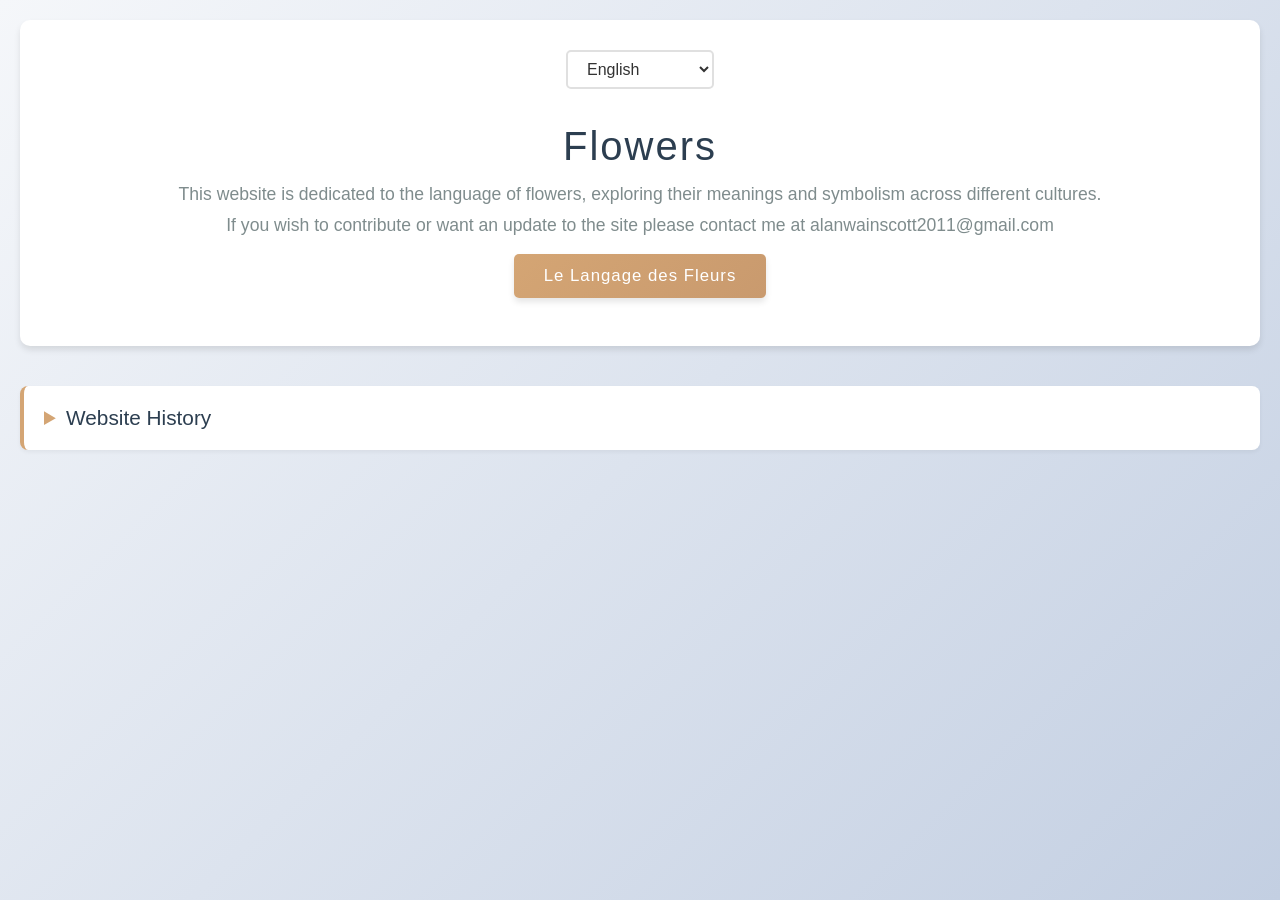
<file: index.html>
<!DOCTYPE html>
<html lang="en">
<head>
    <meta charset="UTF-8">
    <meta name="viewport" content="width=device-width, initial-scale=1.0">
    <title>Le Langage des Fleurs</title>
    <link rel="stylesheet" href="flowers.css">
</head>
<body>
    <div class="header">
        <select id="language-switcher">
            <option value="en">English</option>
            <option value="jp">日本語 (WIP)</option>
        </select>
        <h1 data-lang="welcome"></h1>
        <p data-lang="about"></p>
        <p data-lang="contact"></p><br>
        <button onclick="LeLangagedesFleurs()">Le Langage des Fleurs</button><br><br>
    </div>
    <details>
        <summary data-lang="websitehistorysummary"></summary>
            <div class="websitehistory">
                <p id="no-results" data-lang="noresults" style="display:none; text-align:center; margin-bottom:8px; color:#c9184a;"></p>
                <div id="search-results" style="margin-top:6px; text-align:left; max-width:900px; margin-left:auto; margin-right:auto;"></div>
                <div class="flowers">
                    <h2 data-lang="websitehistorytitle"></h2>
                    <h3 data-lang="pre-1.0"></h3>
                    <ul>
                        <li data-lang="log1"></li>
                        <li data-lang="log2"></li>
                        <li data-lang="log3"></li>
                        <li data-lang="log4"></li>
                        <li data-lang="log5"></li>
                        <li data-lang="log6"></li>
                        <li data-lang="log7"></li>
                        <li data-lang="log8"></li>
                        <li data-lang="log9"></li>
                        <li data-lang="log10"></li>
                        <li data-lang="log11"></li>
                    </ul>
                </div>                   
            </div>
    </details>
    <script src="flowers.js"></script>
</body>

</html>
</file>
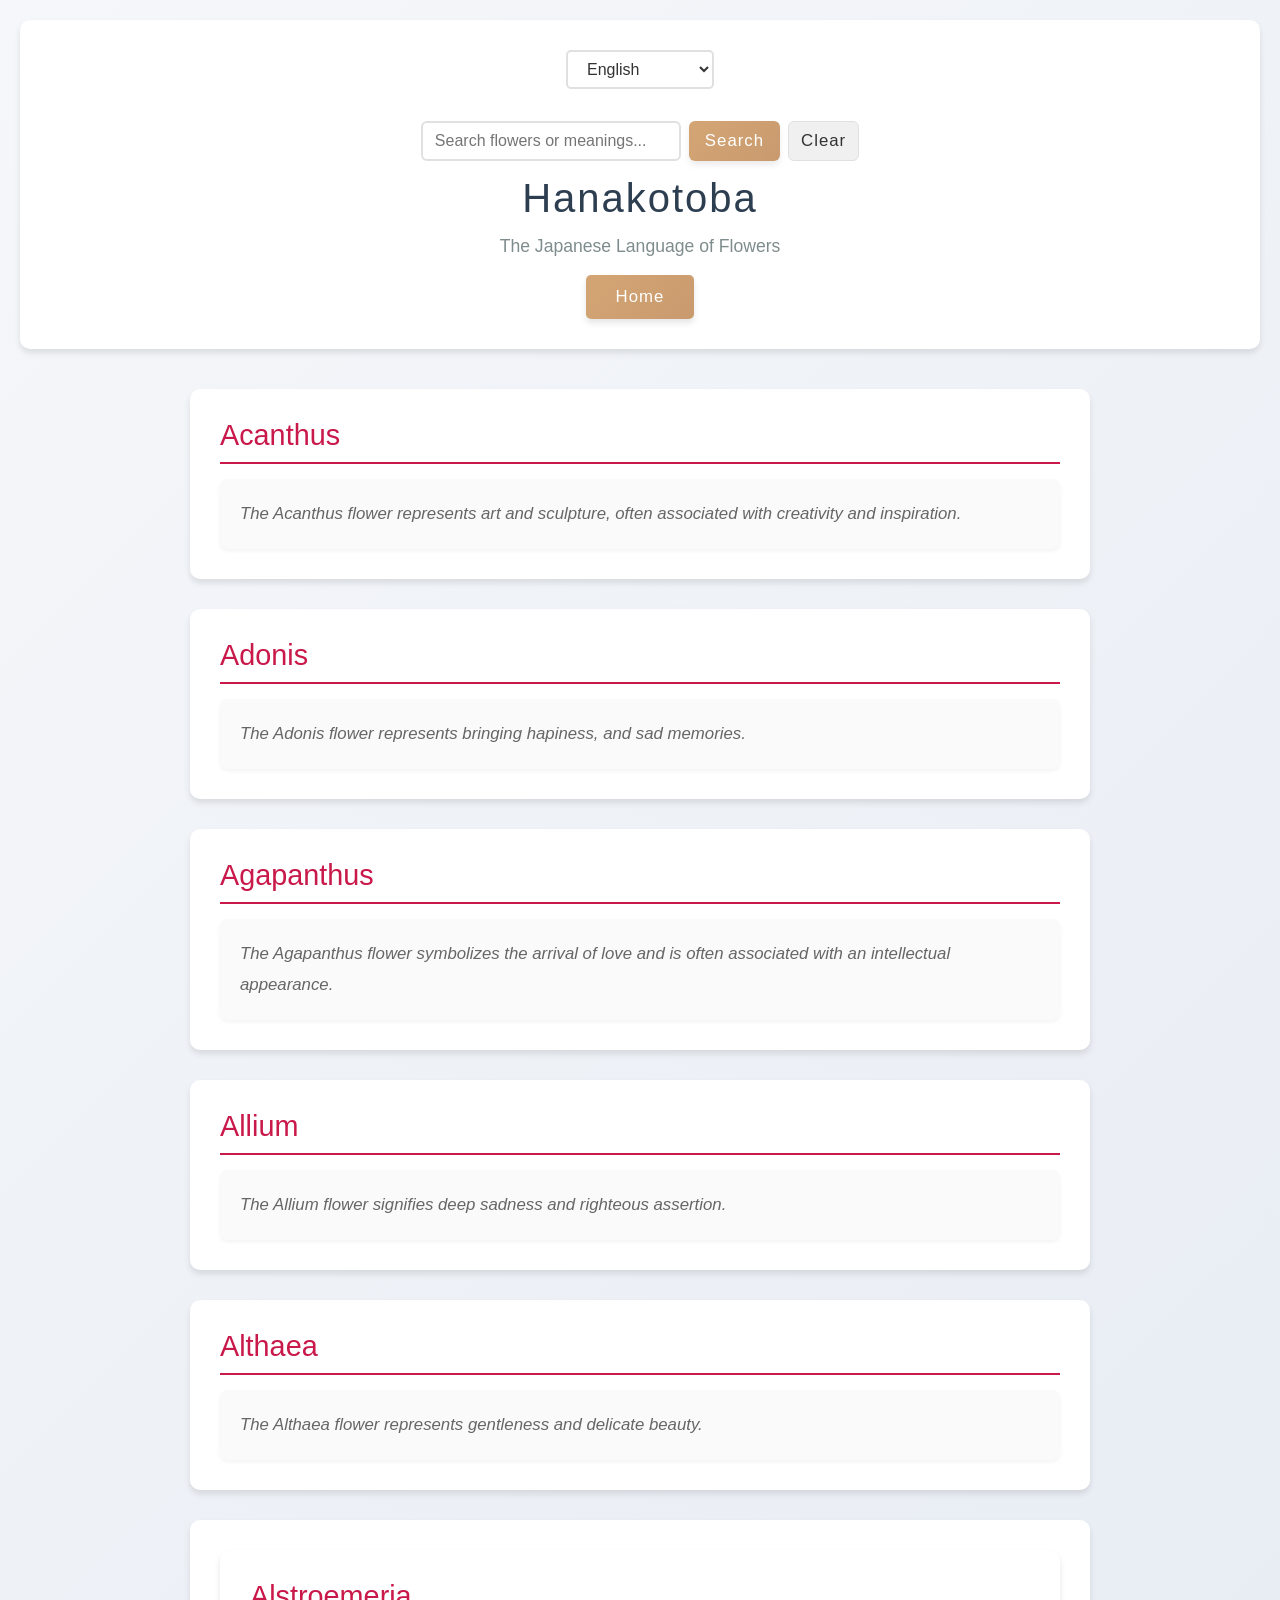
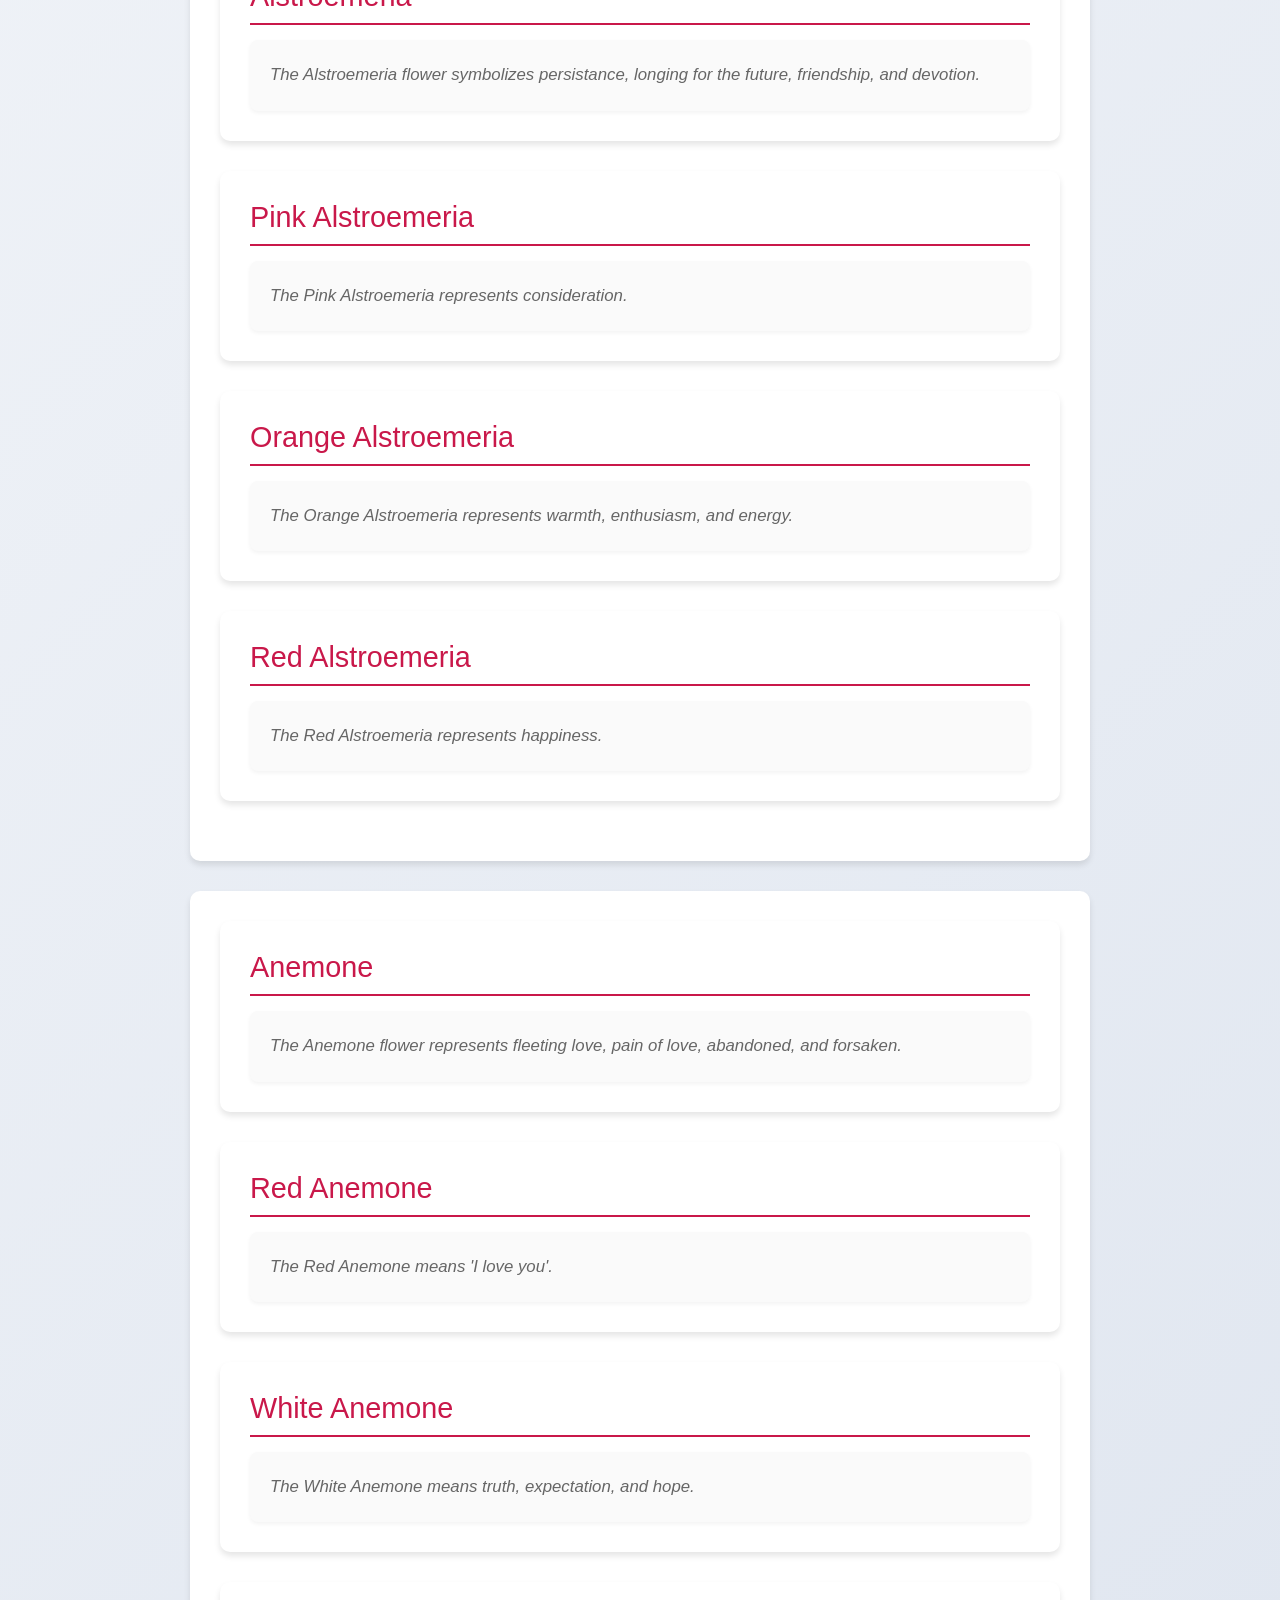
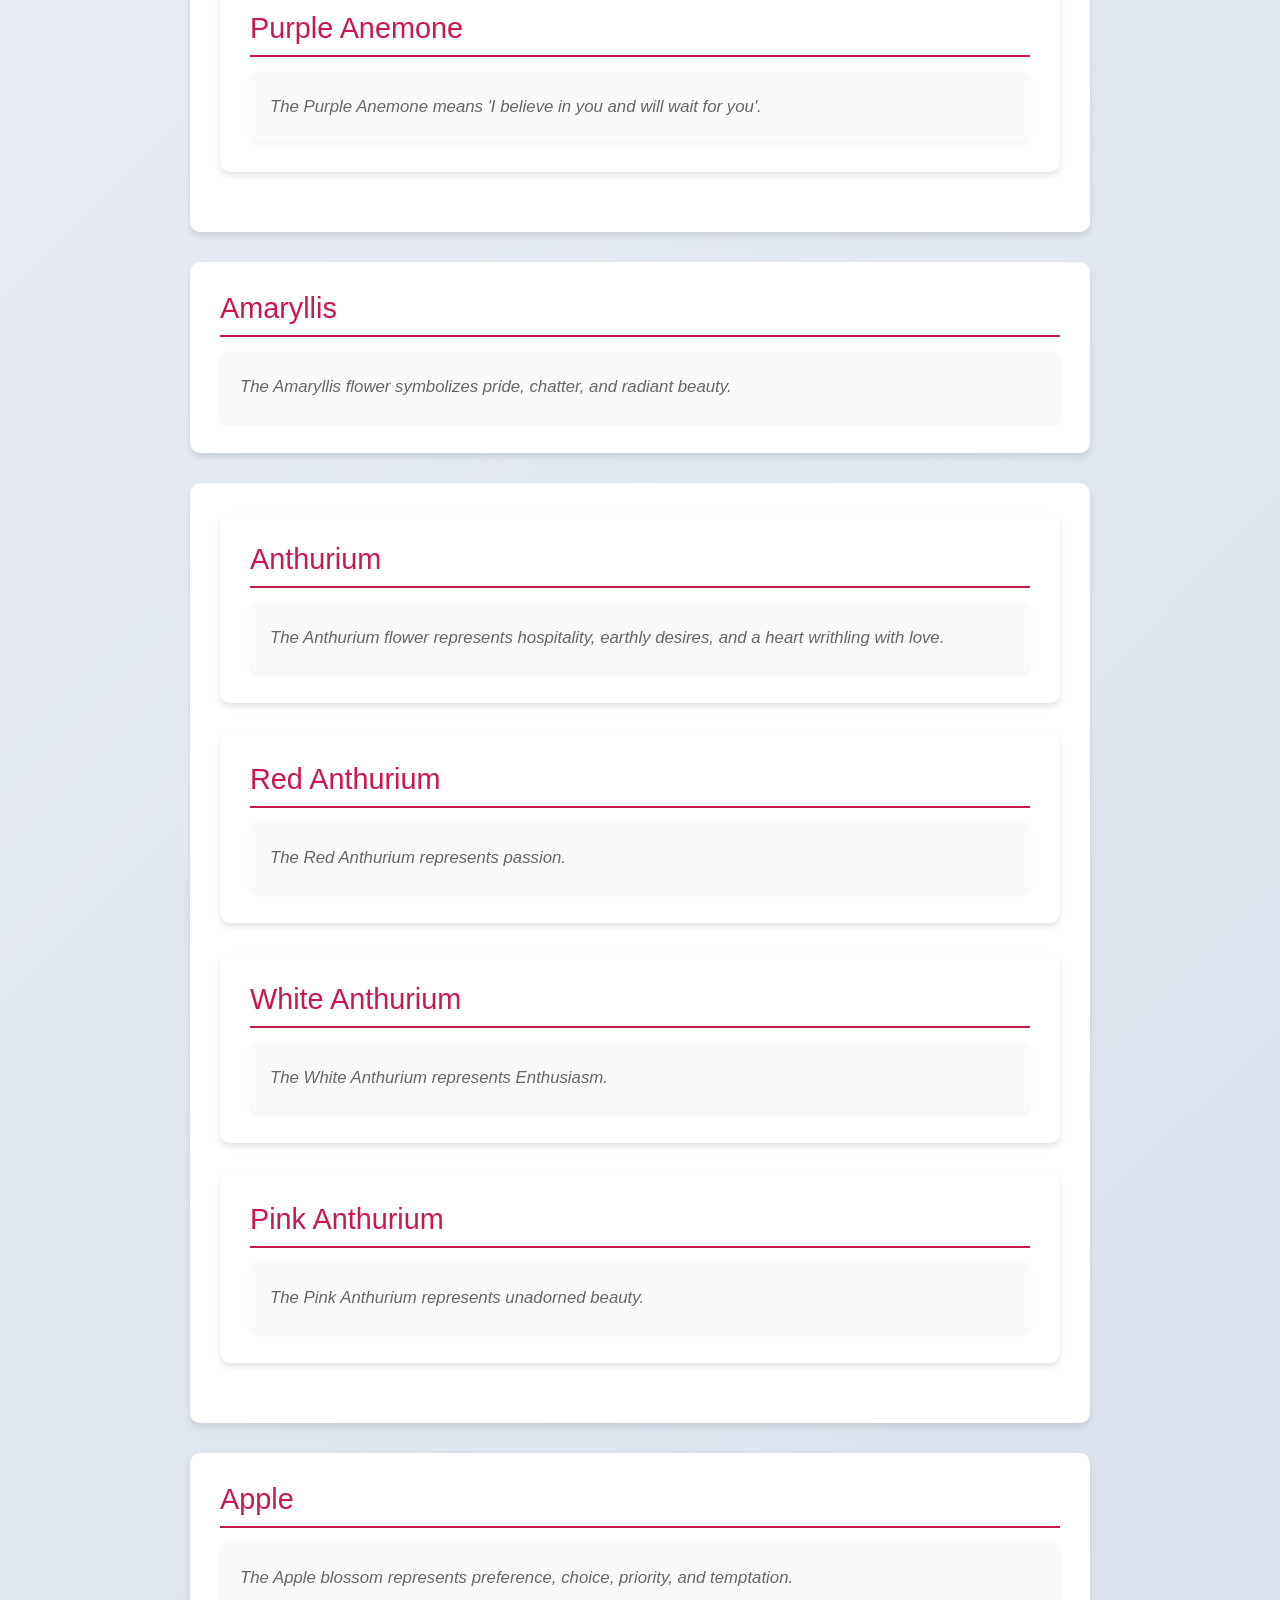
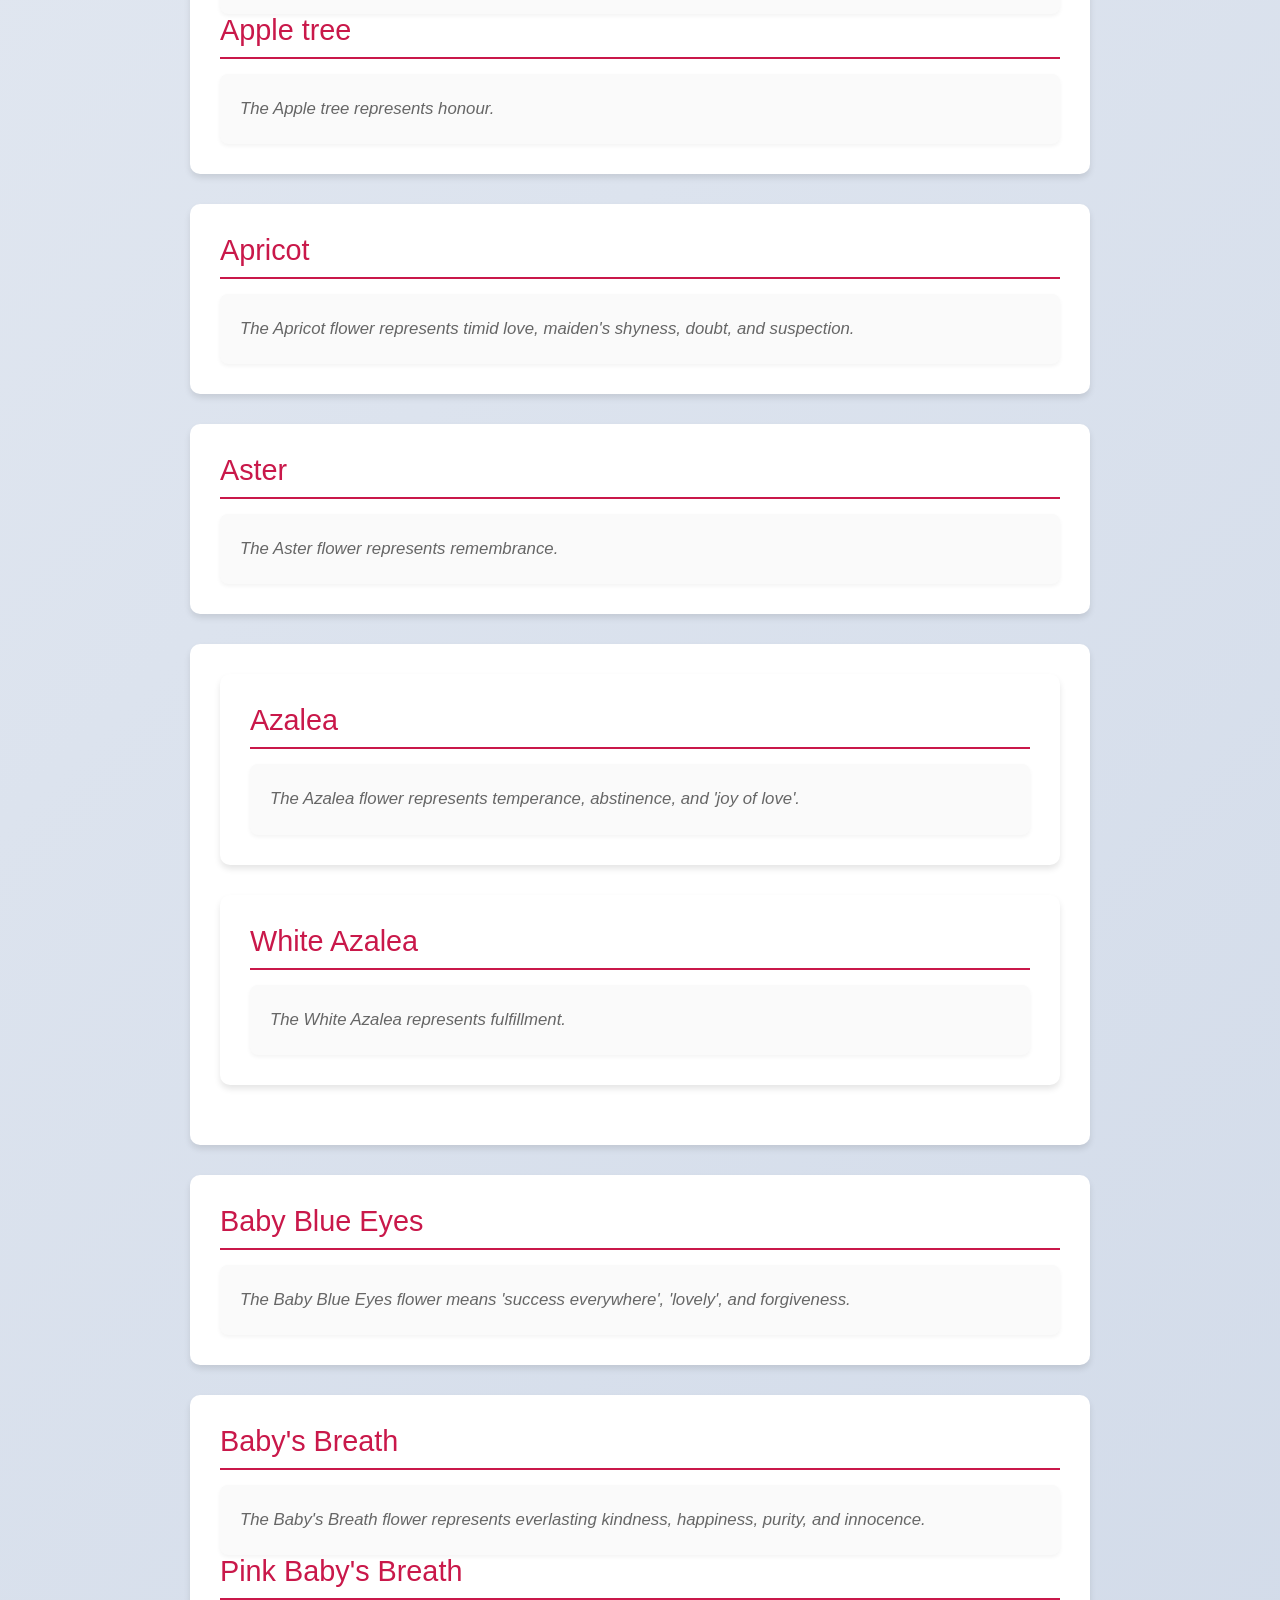
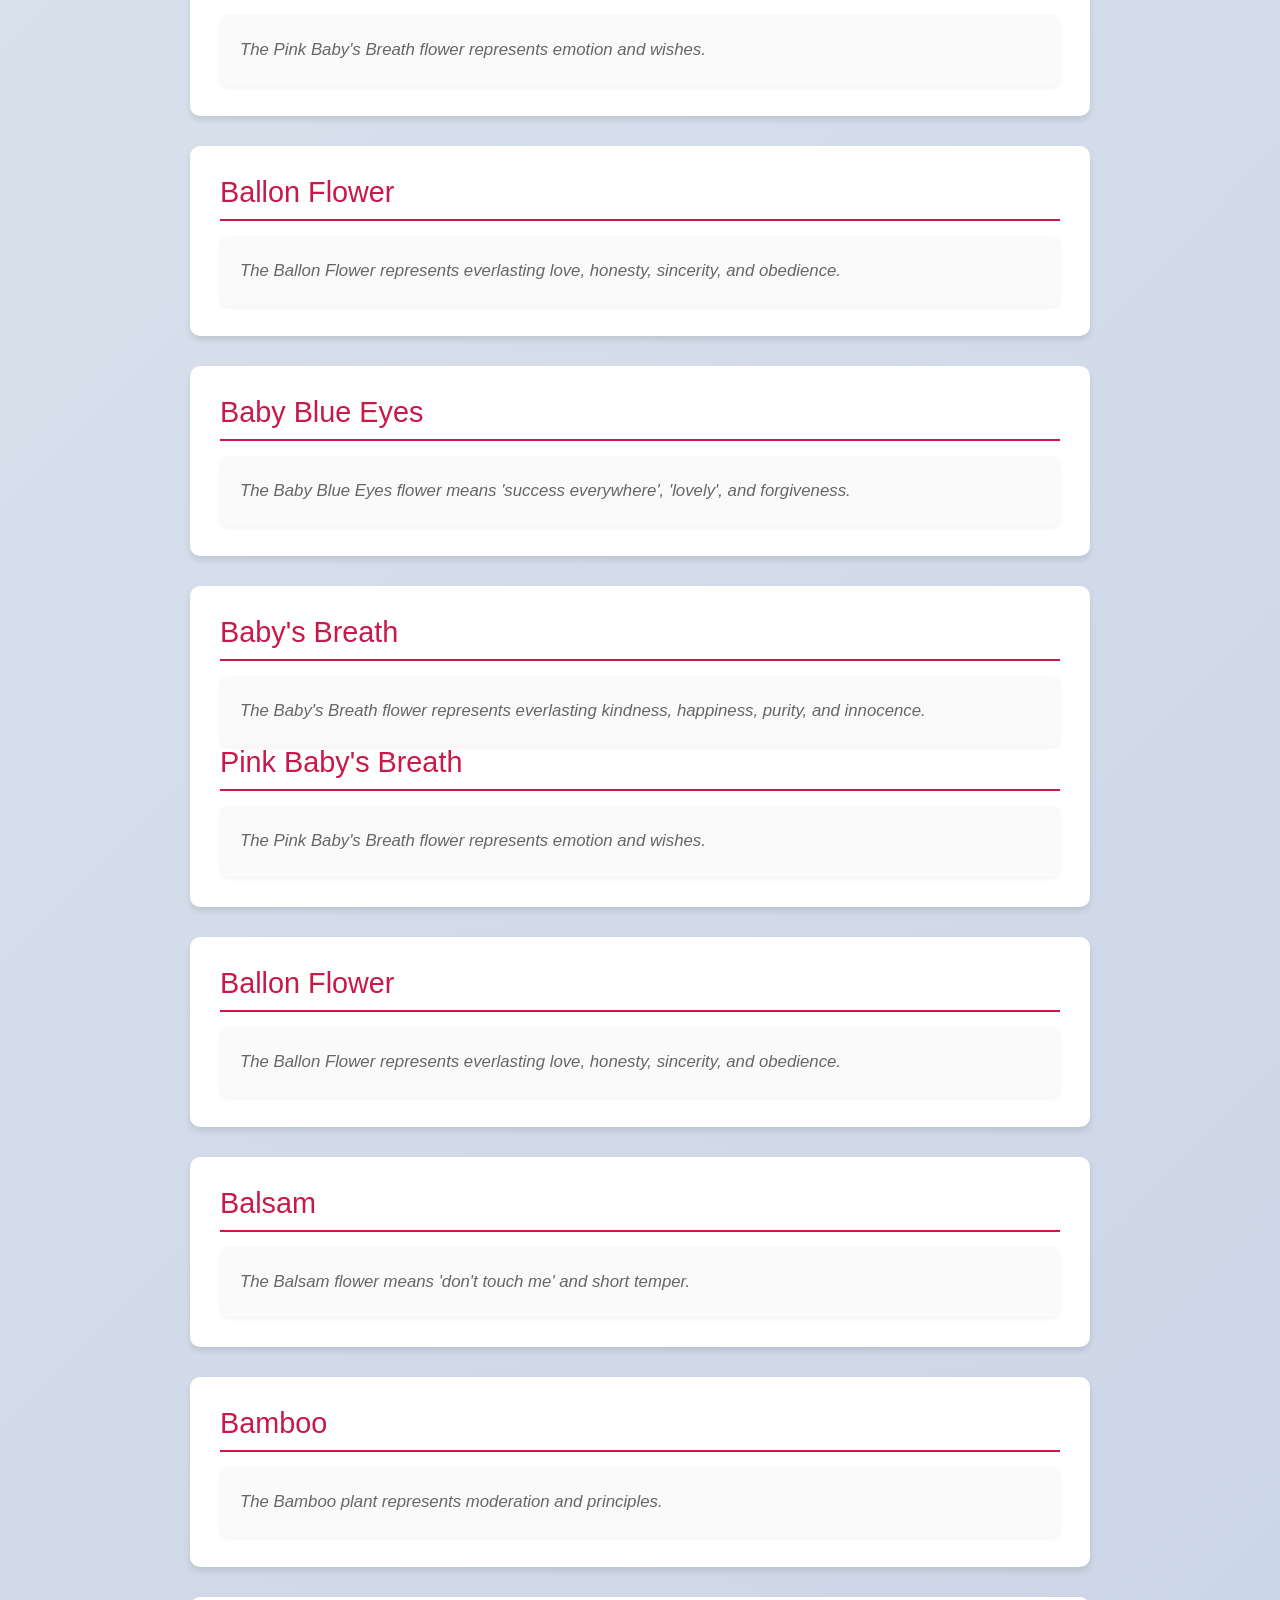
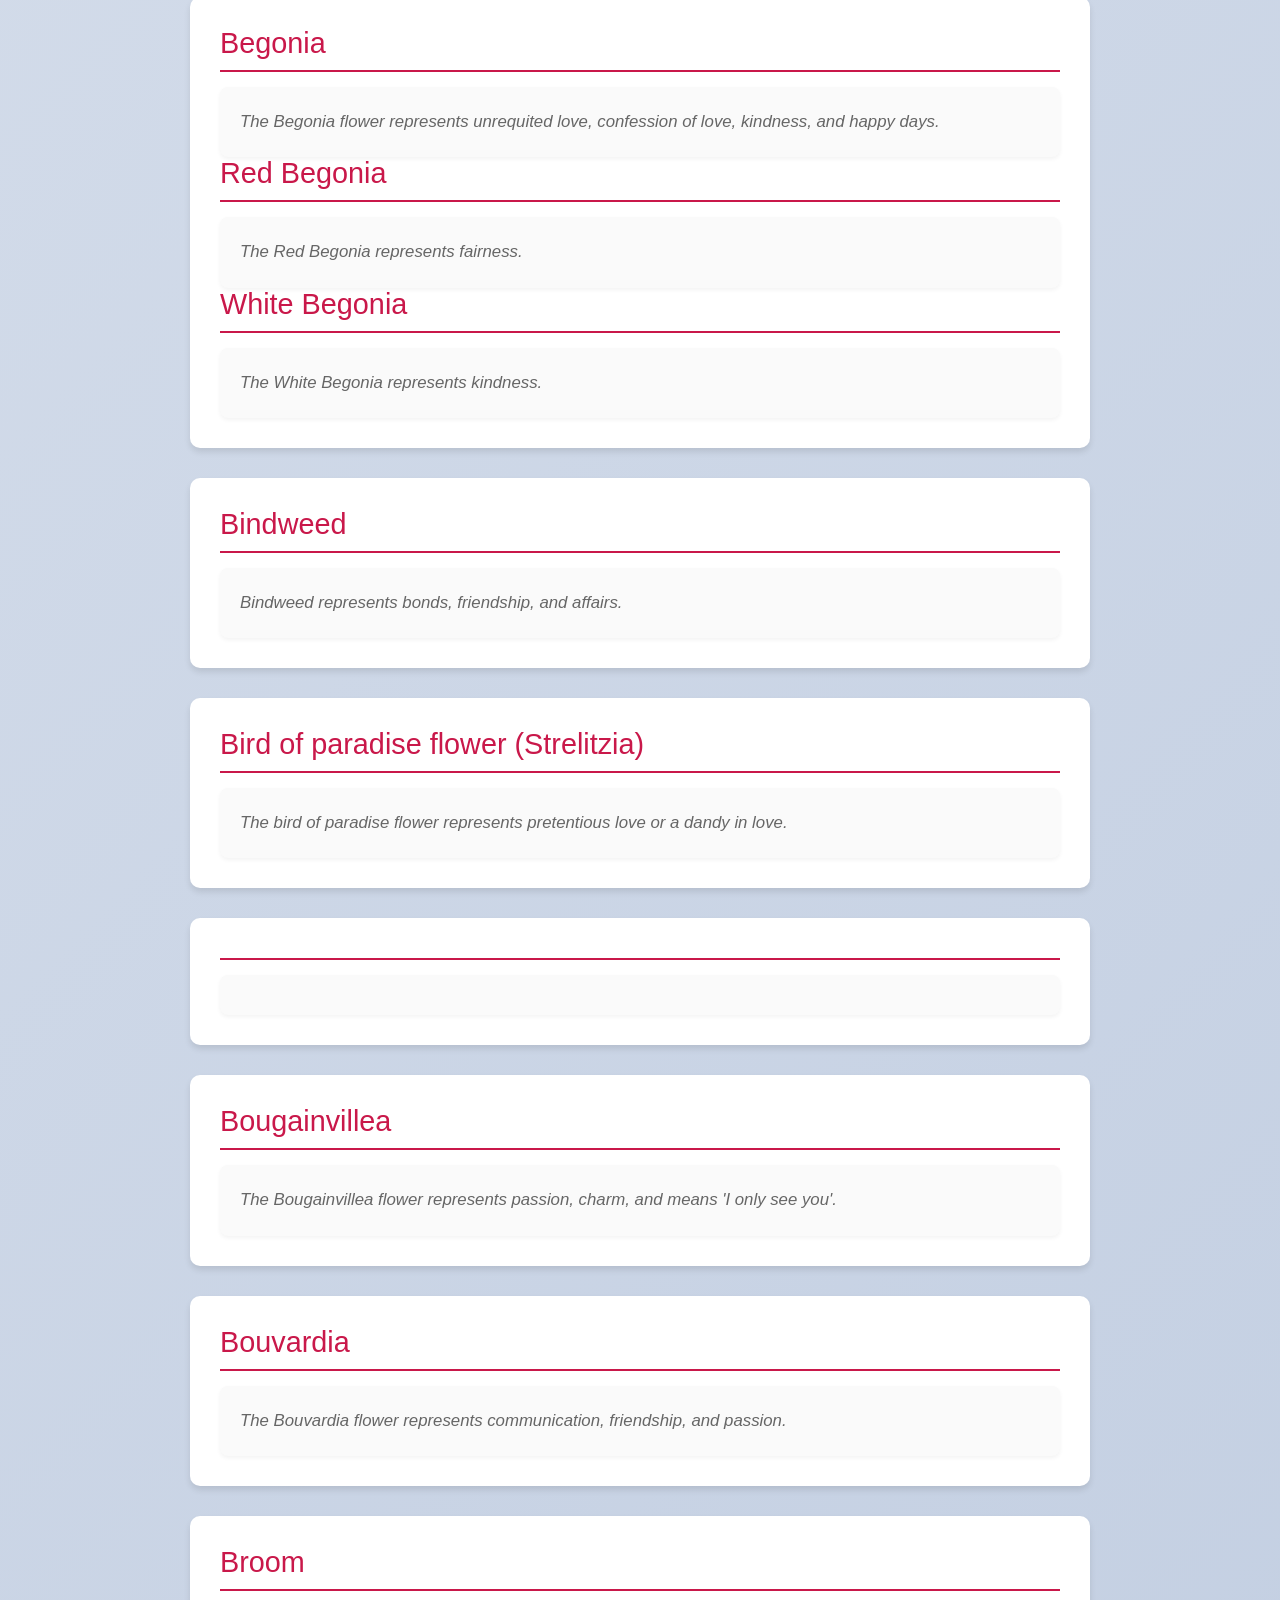
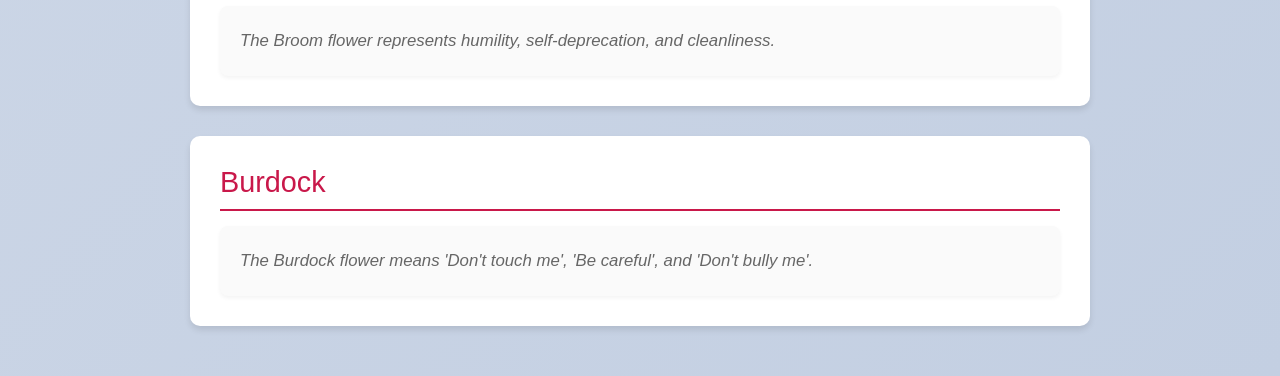
<file: hanakotoba.html>
<!DOCTYPE html>
<html lang="en">
<head>
    <meta charset="UTF-8">
    <meta name="viewport" content="width=device-width, initial-scale=1.0">
    <title>Hanakotoba</title>
    <link rel="stylesheet" href="flowers.css">
</head>
<body>
    <div class="header">
        <select id="language-switcher">
            <option value="en">English</option>
            <option value="jp">日本語 (WIP)</option>
        </select>
        <div style="margin-top:12px; display:flex; justify-content:center; gap:8px;">
            <input id="search-box" type="search" data-lang="searchplaceholder" placeholder="Search flowers or meanings..." style="padding:8px 12px; border:2px solid #e0e0e0; border-radius:6px; width:260px;">
            <button id="search-button" data-lang="search" style="padding:9px 16px; border-radius:6px;">Search</button>
            <button id="clear-search" data-lang="clear" style="padding:9px 12px; border-radius:6px; background:#f0f0f0; color:#333;">Clear</button>
        </div>
        <h1 data-lang="hanakotoba"></h1>
        <p data-lang="hanakotobatitle"></p><br>
        <button onclick="index()" data-lang="home"></button>
    </div>
    <div class="content">
        <p id="no-results" data-lang="noresults" style="display:none; text-align:center; margin-bottom:8px; color:#c9184a;"></p>
        <div id="search-results" style="margin-top:6px; text-align:left; max-width:900px; margin-left:auto; margin-right:auto;"></div>
        <div class="flowers">
            <h2 data-lang="hanakotobaAcanthus"></h2>
            <p data-lang="hanakotobaAcanthustwo"></p>
        </div>
        <div class="flowers">
            <h2 data-lang="hanakotobaadonis"></h2>
            <p data-lang="hanakotobaadonistwo"></p>
        </div>
        <div class="flowers">
            <h2 data-lang="hanakotobagapanthus"></h2>
            <p data-lang="hanakotobagapanthustwo"></p>
        </div>
        <div class="flowers">
            <h2 data-lang="hanakotobaAllium"></h2>
            <p data-lang="hanakotobaAlliumtwo"></p>
        </div>
        <div class="flowers">
            <h2 data-lang="hanakotobaAlthaea"></h2>
            <p data-lang="hanakotobaAlthaetwo"></p>
        </div>
        <div class="flowers">
            <div class="flowers">
                <h2 data-lang="hanakotobaAlstroemeria"></h2>
                <p data-lang="hanakotobaAlstroemeriatwo"></p>
            </div>
            <div class="flowers">
                <h2 data-lang="hanakotobaAlstroemeriapink"></h2>
                <p data-lang="hanakotobaAlstroemeriapinktwo"></p>
            </div>
            <div class="flowers">
                <h2 data-lang="hanakotobaAlstroemeriaorange"></h2>
                <p data-lang="hanakotobaAlstroemeriaorangetwo"></p>
            </div>
            <div class="flowers">
                <h2 data-lang="hanakotobaAlstroemeriared"></h2>
                <p data-lang="hanakotobaAlstroemeriaredtwo"></p>
            </div>
        </div>
        <div class="flowers">
            <div class="flowers">
                <h2 data-lang="hanakotobaAnemone"></h2>
                <p data-lang="hanakotobaAnemonetwo"></p>
            </div>
            <div class="flowers">
                <h2 data-lang="hanakotobaAnemonered"></h2>
                <p data-lang="hanakotobaAnemoneredtwo"></p>
            </div>
                <div class="flowers">
                <h2 data-lang="hanakotobaAnemonewhite"></h2>
                <p data-lang="hanakotobaAnemonewhitetwo"></p>
            </div>
            <div class="flowers">
                <h2 data-lang="hanakotobaAnemonepurple"></h2>
                <p data-lang="hanakotobaAnemonepurpletwo"></p>
            </div>
        </div>
        <div class="flowers">
            <h2 data-lang="hanakotobaAmaryllis"></h2>
            <p data-lang="hanakotobaAmaryllistwo"></p>
        </div>
        <div class="flowers">
            <div class="flowers">
                <h2 data-lang="hanakotobaAnthurium"></h2>
                <p data-lang="hanakotobaAnthuriumtwo"></p>
            </div>
            <div class="flowers">
                <h2 data-lang="hanakotobaAnthuriumred"></h2>
                <p data-lang="hanakotobaAnthuriumredtwo"></p>
            </div>
            <div class="flowers">
                <h2 data-lang="hanakotobaAnthuriumwhite"></h2>
                <p data-lang="hanakotobaAnthuriumwhitetwo"></p>
            </div> 
            <div class="flowers">
                <h2 data-lang="hanakotobaAnthuriumpink"></h2>
                <p data-lang="hanakotobaAnthuriumpinktwo"></p>
            </div>
        </div>
        <div class="flowers">
            <h2 data-lang="hanakotobaApple"></h2>
            <p data-lang="hanakotobaAppletwo"></p>
            <h2 data-lang="hanakotobaAppletree"></h2>
            <p data-lang="hanakotobaAppletreetwo"></p>
        </div>
        <div class="flowers">
            <h2 data-lang="hanakotobaApricot"></h2>
            <p data-lang="hanakotobaApricottwo"></p>
        </div>
        <div class="flowers">
            <h2 data-lang="hanakotobaAster"></h2>
            <p data-lang="hanakotobaAstertwo"></p>
        </div>
        <div class="flowers">
            <div class="flowers">
                <h2 data-lang="hanakotobaAzalea"></h2>
                <p data-lang="hanakotobaAzaleatwo"></p>
            </div>
            <div class="flowers">
                <h2 data-lang="hanakotobaAzaleawhite"></h2>
                <p data-lang="hanakotobaAzaleawhitetwo"></p>
            </div>
        </div>
        <div class="flowers">
            <h2 data-lang="hanakotobaBabyblueeyes"></h2>
            <p data-lang="hanakotobaBabyblueeyestwo"></p>
        </div>
        <div class="flowers">
            <h2 data-lang="hanakotobaBabybreath"></h2>
            <p data-lang="hanakotobaBabybreathtwo"></p>
            <h2 data-lang="hanakotobaPinkbabybreath"></h2>
            <p data-lang="hanakotobaPinkbabybreathtwo"></p>
        </div>
        <div class="flowers">
            <h2 data-lang="hanakotobaBallonflower"></h2>
            <p data-lang="hanakotobaBallonflowertwo"></p>
        </div>
        <div class="flowers">
            <h2 data-lang="hanakotobaBabyblueeyes"></h2>
            <p data-lang="hanakotobaBabyblueeyestwo"></p>
        </div>
        <div class="flowers">
            <h2 data-lang="hanakotobaBabybreath"></h2>
            <p data-lang="hanakotobaBabybreathtwo"></p>
            <h2 data-lang="hanakotobaPinkbabybreath"></h2>
            <p data-lang="hanakotobaPinkbabybreathtwo"></p>
        </div>
        <div class="flowers">
            <h2 data-lang="hanakotobaBallonflower"></h2>
            <p data-lang="hanakotobaBallonflowertwo"></p>
        </div>
        <div class="flowers">
            <h2 data-lang="hanakotobaBalsam"></h2>
            <p data-lang="hanakotobaBalsamtwo"></p>
        </div>
        <div class="flowers">
            <h2 data-lang="hanakotobaBamboo"></h2>
            <p data-lang="hanakotobaBambootwo"></p>
        </div>
        <div class="flowers">
            <h2 data-lang="hanakotobaBegonia"></h2>
            <p data-lang="hanakotobaBegoniatwo"></p>
            <h2 data-lang="hanakotobaBegoniared"></h2>
            <p data-lang="hanakotobaBegoniaredtwo"></p>
            <h2 data-lang="hanakotobaBegoniawhite"></h2>
            <p data-lang="hanakotobaBegoniawhitetwo"></p>
        </div>
        <div class="flowers">
            <h2 data-lang="hanakotobaBindweed"></h2>
            <p data-lang="hanakotobaBindweedtwo"></p>
        </div>
        <div class="flowers">
            <h2 data-lang="hanakotobastrelitzia"></h2>
            <p data-lang="hanakotobastrelitziatwo"></p>
        </div>
        <div class="flowers">
            <h2 data-lang="hanakotobaBluebell"></h2>
            <p data-lang="hanakotobaBluebelltwo"></p>
        </div>
        <div class="flowers">
            <h2 data-lang="hanakotobabougainvillea"></h2>
            <p data-lang="hanakotobabougainvilleatwo"></p>
        </div>
        <div class="flowers">
            <h2 data-lang="hanakotobabouvardia"></h2>
            <p data-lang="hanakotobabouvardiatwo"></p>
        </div>
        <div class="flowers">
            <h2 data-lang="hanakotobabroom"></h2>
            <p data-lang="hanakotobabroomtwo"></p>
        </div>
        <div class="flowers">
            <h2 data-lang="hanakotobaBurdock"></h2>
            <p data-lang="hanakotobaBurdocktwo"></p>
        </div>
    </div>
    <script src="flowers.js"></script>
</body>
</html>
</file>
<file: flowers.css>
* {
    margin: 0;
    padding: 0;
    box-sizing: border-box;
}


::-webkit-scrollbar {
    width: 12px;
}

::-webkit-scrollbar-track {
    background: linear-gradient(135deg, #f5f7fa 0%, #c3cfe2 100%);
}

::-webkit-scrollbar-thumb {
    background: linear-gradient(135deg, #d4a574 0%, #c99a6e 100%);
    border-radius: 6px;
    border: 2px solid #f5f7fa;
}

::-webkit-scrollbar-thumb:hover {
    background: linear-gradient(135deg, #c99a6e 0%, #bf9060 100%);
}

/* Firefox Scrollbar */
* {
    scrollbar-color: #d4a574 #f5f7fa;
    scrollbar-width: thin;
}

body {
    font-family: 'Segoe UI', Tahoma, Geneva, Verdana, sans-serif;
    background: linear-gradient(135deg, #f5f7fa 0%, #c3cfe2 100%);
    color: #333;
    min-height: 100vh;
    padding: 20px;
}

.header {
    text-align: center;
    margin-bottom: 40px;
    background: white;
    padding: 30px;
    border-radius: 10px;
    box-shadow: 0 4px 6px rgba(0, 0, 0, 0.1);
}

.header h1 {
    font-size: 2.5em;
    color: #2c3e50;
    margin: 15px 0;
    font-weight: 300;
    letter-spacing: 2px;
}

.header p {
    font-size: 1.1em;
    color: #7f8c8d;
    margin-top: 10px;
}

#language-switcher {
    padding: 8px 15px;
    font-size: 1em;
    border: 2px solid #e0e0e0;
    border-radius: 5px;
    background: white;
    color: #333;
    cursor: pointer;
    transition: all 0.3s ease;
    margin-bottom: 20px;
}

#language-switcher:hover {
    border-color: #d4a574;
    background: #fafafa;
}

.content {
    max-width: 900px;
    margin: 0 auto;
}


#search-box {
    font-size: 1em;
    outline: none;
}

#search-button, #clear-search {
    background: linear-gradient(135deg, #d4a574 0%, #c99a6e 100%);
    color: white;
    border: none;
    cursor: pointer;
    box-shadow: 0 4px 6px rgba(0, 0, 0, 0.08);
}

#clear-search {
    background: #ffffff;
    color: #333;
    border: 1px solid #e0e0e0;
    box-shadow: none;
}

.search-highlight {
    animation: highlightFlash 2s ease-in-out;
    background: linear-gradient(90deg, rgba(212,165,116,0.12), rgba(201,154,110,0.12));
    border-radius: 6px;
    padding: 6px;
}

@keyframes highlightFlash {
    0% { box-shadow: 0 0 0 rgba(201,154,110,0); }
    20% { box-shadow: 0 0 12px rgba(201,154,110,0.35); }
    100% { box-shadow: 0 0 0 rgba(201,154,110,0); }
}

.content h2 {
    font-size: 1.8em;
    color: #2c3e50;
    margin-top: 30px;
    margin-bottom: 15px;
    font-weight: 400;
    border-bottom: 2px solid #d4a574;
    padding-bottom: 10px;
}

.content p {
    font-size: 1.05em;
    line-height: 1.8;
    color: #555;
    margin-bottom: 20px;
    background: white;
    padding: 20px;
    border-radius: 8px;
    box-shadow: 0 2px 4px rgba(0, 0, 0, 0.05);
}

.flowers {
    background: white;
    padding: 30px;
    border-radius: 10px;
    box-shadow: 0 4px 6px rgba(0, 0, 0, 0.1);
    margin-bottom: 30px;
}

.flowers h2 {
    color: #c9184a;
    margin-top: 0;
    border-color: #c9184a;
}

.flowers p {
    background: #fafafa;
    font-style: italic;
    color: #666;
    margin: 15px 0 0 0;
}

button {
    padding: 12px 30px;
    font-size: 1.05em;
    background: linear-gradient(135deg, #d4a574 0%, #c99a6e 100%);
    color: white;
    border: none;
    border-radius: 5px;
    cursor: pointer;
    transition: all 0.3s ease;
    font-weight: 500;
    letter-spacing: 1px;
    box-shadow: 0 4px 6px rgba(0, 0, 0, 0.1);
}

button:hover {
    transform: translateY(-2px);
    box-shadow: 0 6px 12px rgba(0, 0, 0, 0.15);
}

button:active {
    transform: translateY(0);
}

em {
    font-style: italic;
    color: #d4a574;
    font-weight: 500;
}

img {
    max-width: 100%;
    height: auto;
    width: auto;
    display: block;
    margin: 20px auto;
    border-radius: 8px;
    box-shadow: 0 4px 8px rgba(0, 0, 0, 0.1);
    transition: transform 0.3s ease;
}

img:hover {
    transform: scale(1.02);
}

details {
    margin-bottom: 20px;
}

summary {
    font-size: 1.3em;
    color: #2c3e50;
    background: white;
    padding: 20px;
    border-radius: 8px;
    cursor: pointer;
    user-select: none;
    transition: all 0.3s ease;
    box-shadow: 0 2px 4px rgba(0, 0, 0, 0.05);
    border-left: 4px solid #d4a574;
}

summary:hover {
    background: #fafafa;
    box-shadow: 0 4px 8px rgba(0, 0, 0, 0.1);
}

summary::marker {
    color: #d4a574;
}

details[open] summary {
    border-bottom-left-radius: 0;
    border-bottom-right-radius: 0;
    box-shadow: 0 4px 8px rgba(0, 0, 0, 0.1);
}

.pdf-container {
  position: relative;
  width: 80%;
  height: auto; 
  overflow: auto;
  resize: both; 
  border: 1px solid #ccc; 
}

.pdf-container iframe {
  width: 60%;
  height: 100px;
  border: none;
}
</file>
